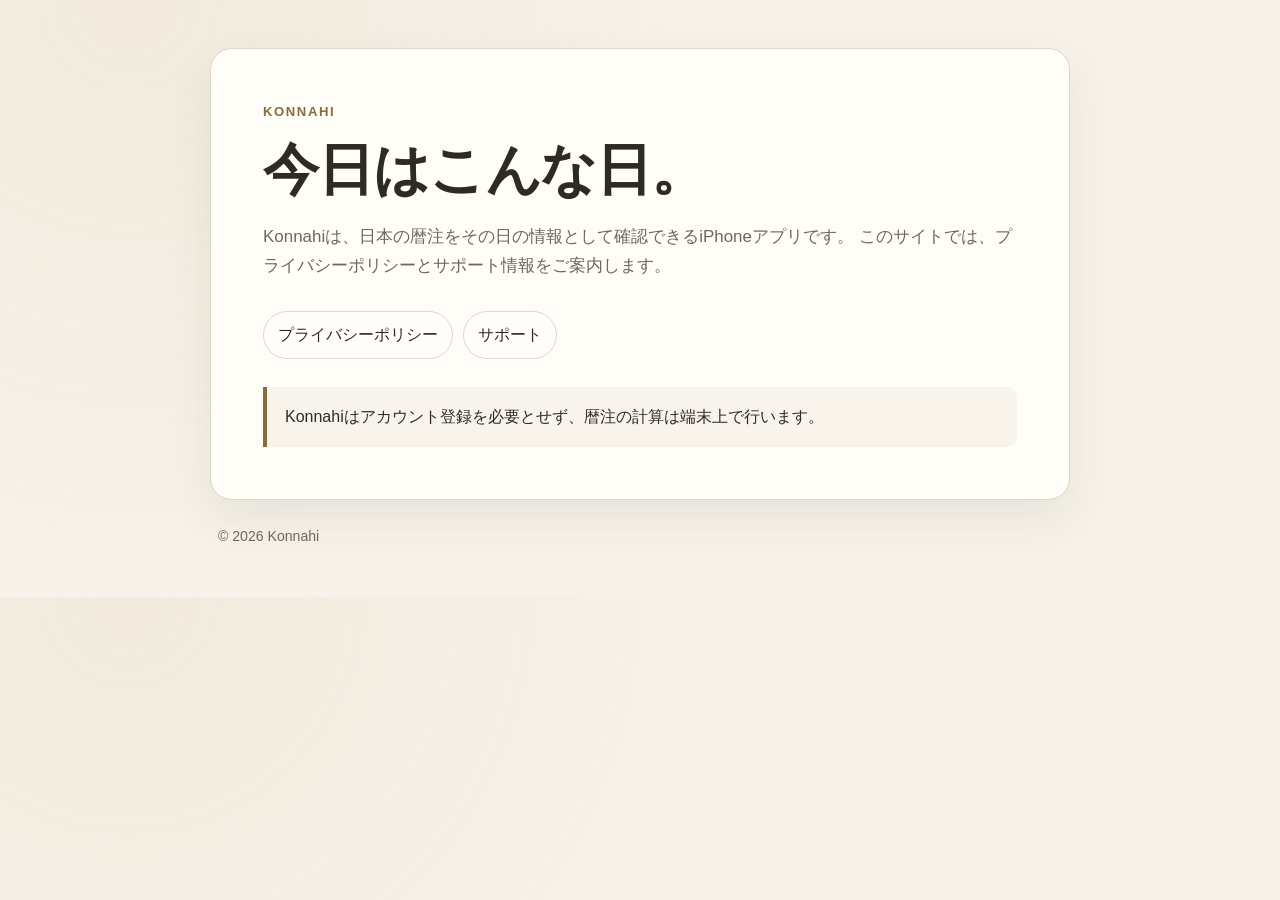
<file: index.html>
<!doctype html>
<html lang="ja">
<head>
  <meta charset="utf-8">
  <meta name="viewport" content="width=device-width, initial-scale=1">
  <title>Konnahi — Privacy & Support</title>
  <meta name="description" content="Konnahiのプライバシーポリシーとサポート情報">
  <link rel="stylesheet" href="styles.css">
</head>
<body>
  <main>
    <section class="card">
      <p class="eyebrow">Konnahi</p>
      <h1>今日はこんな日。</h1>
      <p class="lead">
        Konnahiは、日本の暦注をその日の情報として確認できるiPhoneアプリです。
        このサイトでは、プライバシーポリシーとサポート情報をご案内します。
      </p>

      <nav aria-label="Support navigation">
        <a href="privacy.html">プライバシーポリシー</a>
        <a href="support.html">サポート</a>
      </nav>

      <div class="note">
        Konnahiはアカウント登録を必要とせず、暦注の計算は端末上で行います。
      </div>
    </section>
  </main>
  <footer>© 2026 Konnahi</footer>
</body>
</html>
</file>
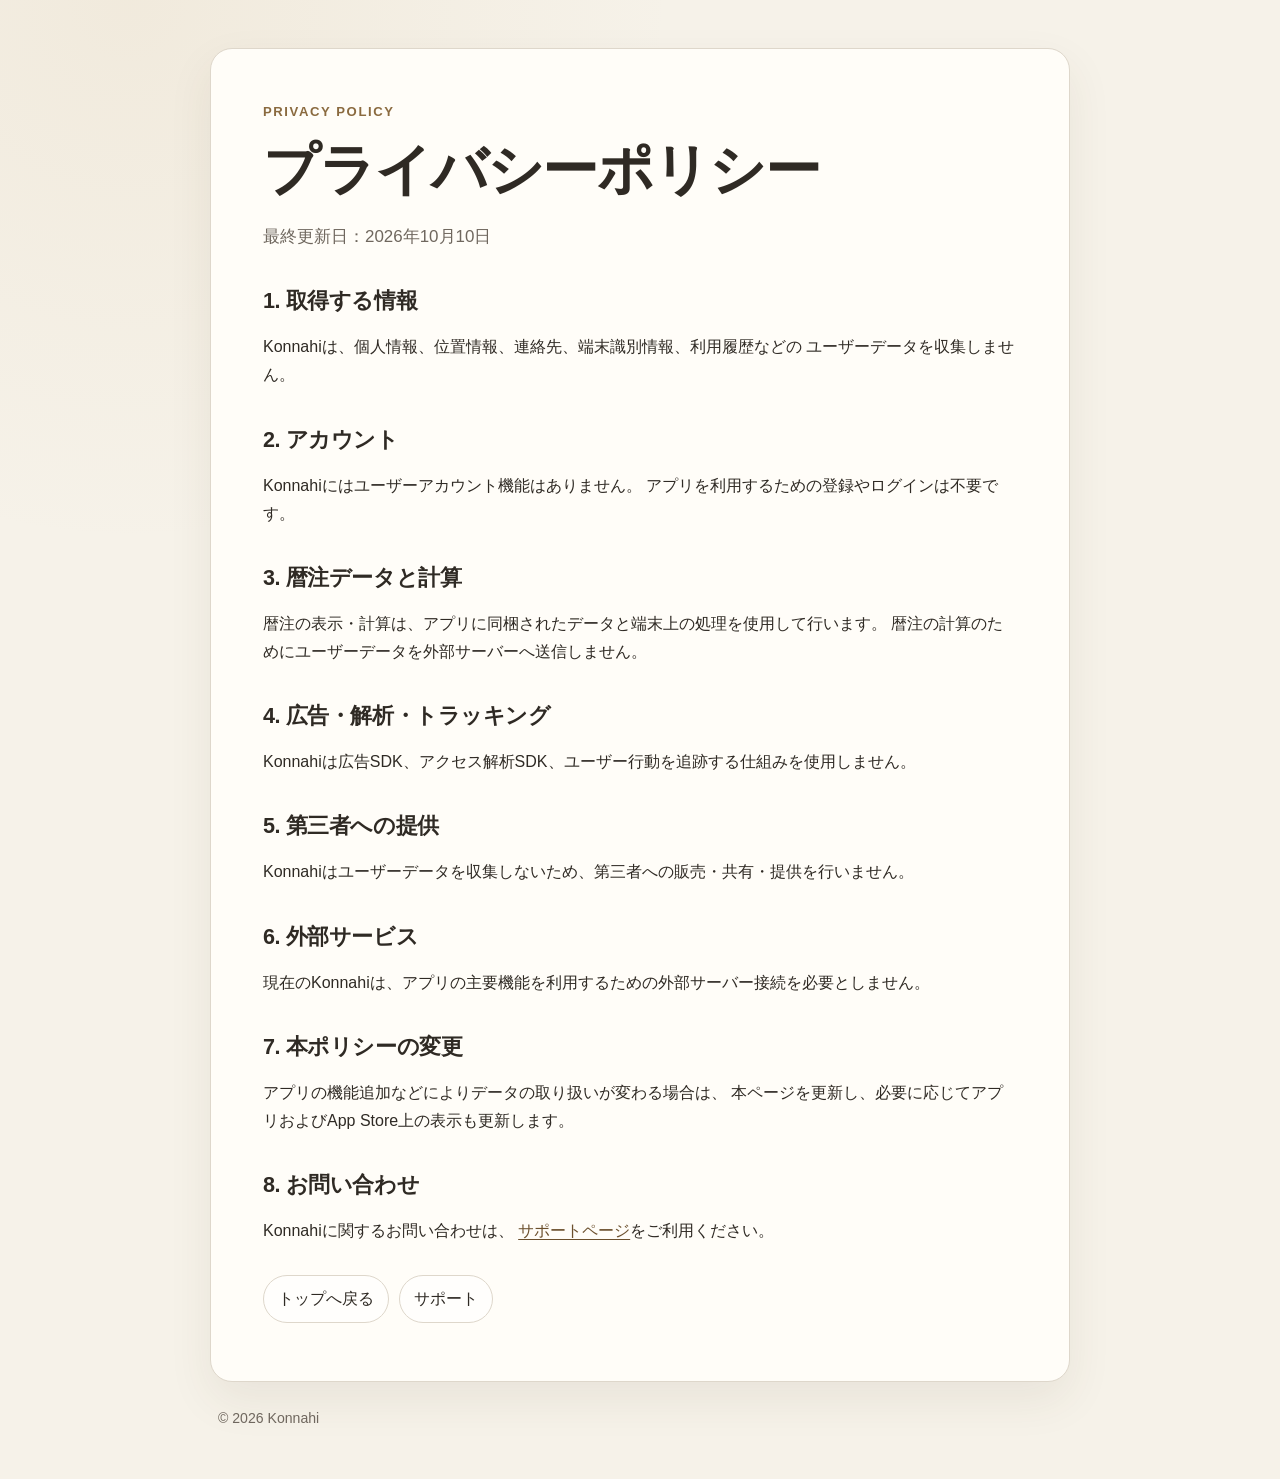
<file: privacy.html>
<!doctype html>
<html lang="ja">
<head>
  <meta charset="utf-8">
  <meta name="viewport" content="width=device-width, initial-scale=1">
  <title>プライバシーポリシー — Konnahi</title>
  <meta name="description" content="Konnahiのプライバシーポリシー">
  <link rel="stylesheet" href="styles.css">
</head>
<body>
  <main>
    <article class="card">
      <p class="eyebrow">Privacy Policy</p>
      <h1>プライバシーポリシー</h1>
      <p class="lead">最終更新日：2026年10月10日</p>

      <h2>1. 取得する情報</h2>
      <p>
        Konnahiは、個人情報、位置情報、連絡先、端末識別情報、利用履歴などの
        ユーザーデータを収集しません。
      </p>

      <h2>2. アカウント</h2>
      <p>
        Konnahiにはユーザーアカウント機能はありません。
        アプリを利用するための登録やログインは不要です。
      </p>

      <h2>3. 暦注データと計算</h2>
      <p>
        暦注の表示・計算は、アプリに同梱されたデータと端末上の処理を使用して行います。
        暦注の計算のためにユーザーデータを外部サーバーへ送信しません。
      </p>

      <h2>4. 広告・解析・トラッキング</h2>
      <p>
        Konnahiは広告SDK、アクセス解析SDK、ユーザー行動を追跡する仕組みを使用しません。
      </p>

      <h2>5. 第三者への提供</h2>
      <p>
        Konnahiはユーザーデータを収集しないため、第三者への販売・共有・提供を行いません。
      </p>

      <h2>6. 外部サービス</h2>
      <p>
        現在のKonnahiは、アプリの主要機能を利用するための外部サーバー接続を必要としません。
      </p>

      <h2>7. 本ポリシーの変更</h2>
      <p>
        アプリの機能追加などによりデータの取り扱いが変わる場合は、
        本ページを更新し、必要に応じてアプリおよびApp Store上の表示も更新します。
      </p>

      <h2>8. お問い合わせ</h2>
      <p>
        Konnahiに関するお問い合わせは、
        <a href="support.html">サポートページ</a>をご利用ください。
      </p>

      <nav>
        <a href="index.html">トップへ戻る</a>
        <a href="support.html">サポート</a>
      </nav>
    </article>
  </main>
  <footer>© 2026 Konnahi</footer>
</body>
</html>
</file>
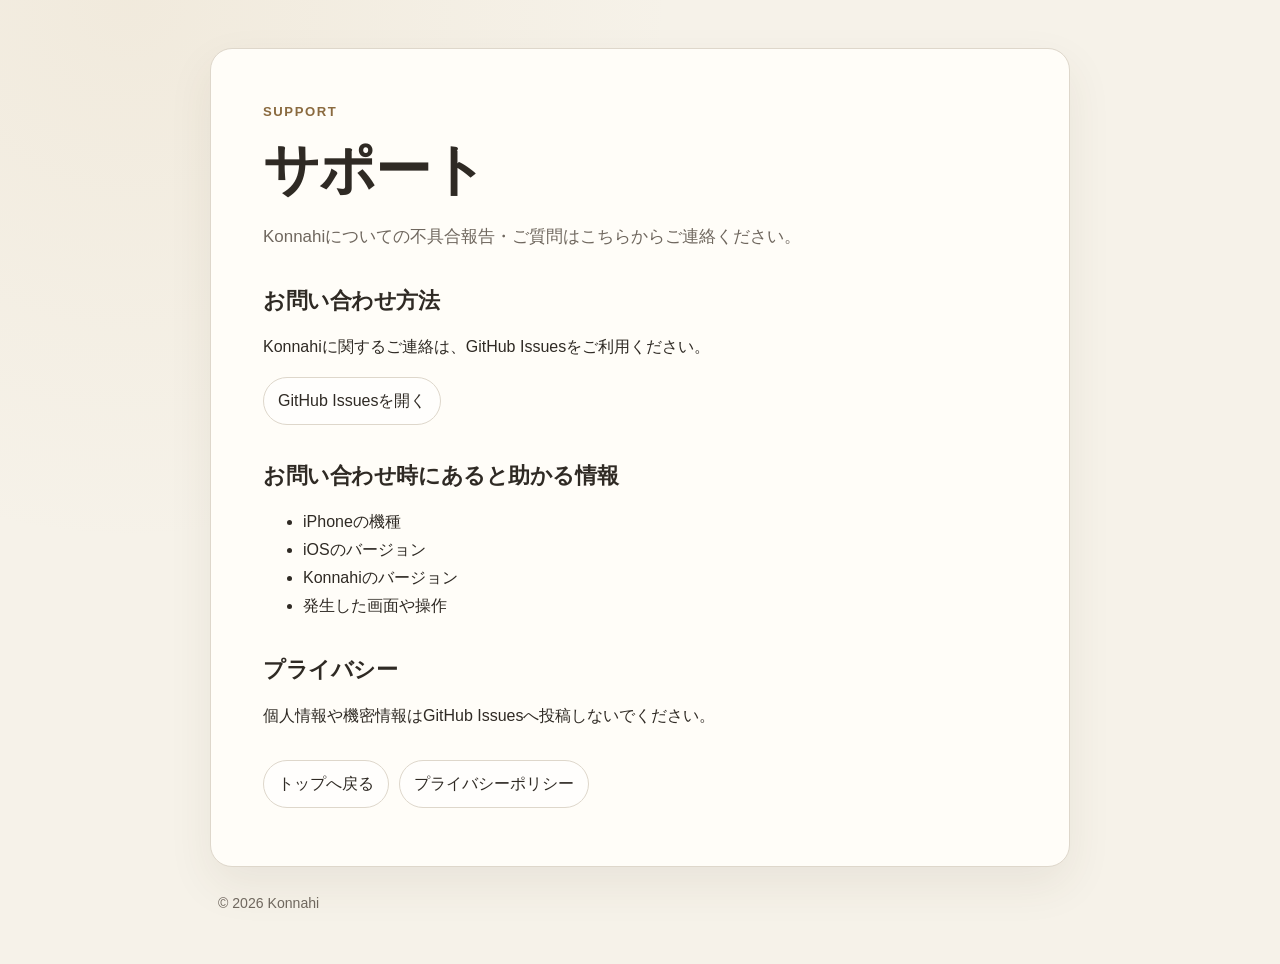
<file: support.html>
<!doctype html>
<html lang="ja">
<head>
  <meta charset="utf-8">
  <meta name="viewport" content="width=device-width, initial-scale=1">
  <title>サポート — Konnahi</title>
  <meta name="description" content="Konnahiのサポート情報">
  <link rel="stylesheet" href="styles.css">
</head>
<body>
  <main>
    <article class="card">
      <p class="eyebrow">Support</p>
      <h1>サポート</h1>
      <p class="lead">
        Konnahiについての不具合報告・ご質問はこちらからご連絡ください。
      </p>

      <h2>お問い合わせ方法</h2>
      <p>
        Konnahiに関するご連絡は、GitHub Issuesをご利用ください。
      </p>

      <p>
        <a class="button" href="https://github.com/wv2bthm2n2-max/konnahi-support/issues">
          GitHub Issuesを開く
        </a>
      </p>

      <h2>お問い合わせ時にあると助かる情報</h2>
      <ul>
        <li>iPhoneの機種</li>
        <li>iOSのバージョン</li>
        <li>Konnahiのバージョン</li>
        <li>発生した画面や操作</li>
      </ul>

      <h2>プライバシー</h2>
      <p>
        個人情報や機密情報はGitHub Issuesへ投稿しないでください。
      </p>

      <nav>
        <a href="index.html">トップへ戻る</a>
        <a href="privacy.html">プライバシーポリシー</a>
      </nav>
    </article>
  </main>
  <footer>© 2026 Konnahi</footer>
</body>
</html>
</file>
<file: styles.css>
:root {
  --bg: #f6f2e9;
  --paper: #fffdf8;
  --ink: #2f2a24;
  --muted: #6f675e;
  --line: #ded7cb;
  --accent: #8a6a3f;
  --shadow: 0 18px 45px rgba(72, 58, 38, 0.08);
}

* { box-sizing: border-box; }

html { scroll-behavior: smooth; }

body {
  margin: 0;
  background:
    radial-gradient(circle at 10% 0%, rgba(196, 164, 111, 0.10), transparent 34rem),
    var(--bg);
  color: var(--ink);
  font-family: -apple-system, BlinkMacSystemFont, "Hiragino Sans", "Yu Gothic", "Noto Sans JP",
               "Segoe UI", sans-serif;
  line-height: 1.75;
}

main {
  width: min(860px, calc(100% - 32px));
  margin: 48px auto;
}

.card {
  background: var(--paper);
  border: 1px solid var(--line);
  border-radius: 22px;
  padding: clamp(24px, 5vw, 52px);
  box-shadow: var(--shadow);
}

.eyebrow {
  margin: 0 0 8px;
  color: var(--accent);
  font-size: 0.82rem;
  font-weight: 700;
  letter-spacing: 0.12em;
  text-transform: uppercase;
}

h1, h2, h3 {
  line-height: 1.35;
  letter-spacing: -0.02em;
}

h1 {
  margin: 0 0 14px;
  font-size: clamp(2rem, 7vw, 3.5rem);
}

h2 {
  margin-top: 2.2rem;
  font-size: 1.35rem;
}

p, li { font-size: 1rem; }

.lead {
  margin: 0 0 30px;
  color: var(--muted);
  font-size: 1.06rem;
}

nav {
  display: flex;
  flex-wrap: wrap;
  gap: 10px;
  margin: 30px 0 6px;
}

a {
  color: #6b4f2c;
  text-underline-offset: 3px;
}

nav a, .button {
  display: inline-block;
  padding: 9px 14px;
  border: 1px solid var(--line);
  border-radius: 999px;
  background: rgba(255,255,255,.65);
  text-decoration: none;
  color: var(--ink);
}

.note {
  margin-top: 28px;
  padding: 16px 18px;
  border-left: 4px solid var(--accent);
  background: rgba(138, 106, 63, .06);
  border-radius: 0 10px 10px 0;
}

small, footer {
  color: var(--muted);
}

footer {
  width: min(860px, calc(100% - 32px));
  margin: -24px auto 48px;
  padding: 0 8px;
  font-size: .88rem;
}
</file>
